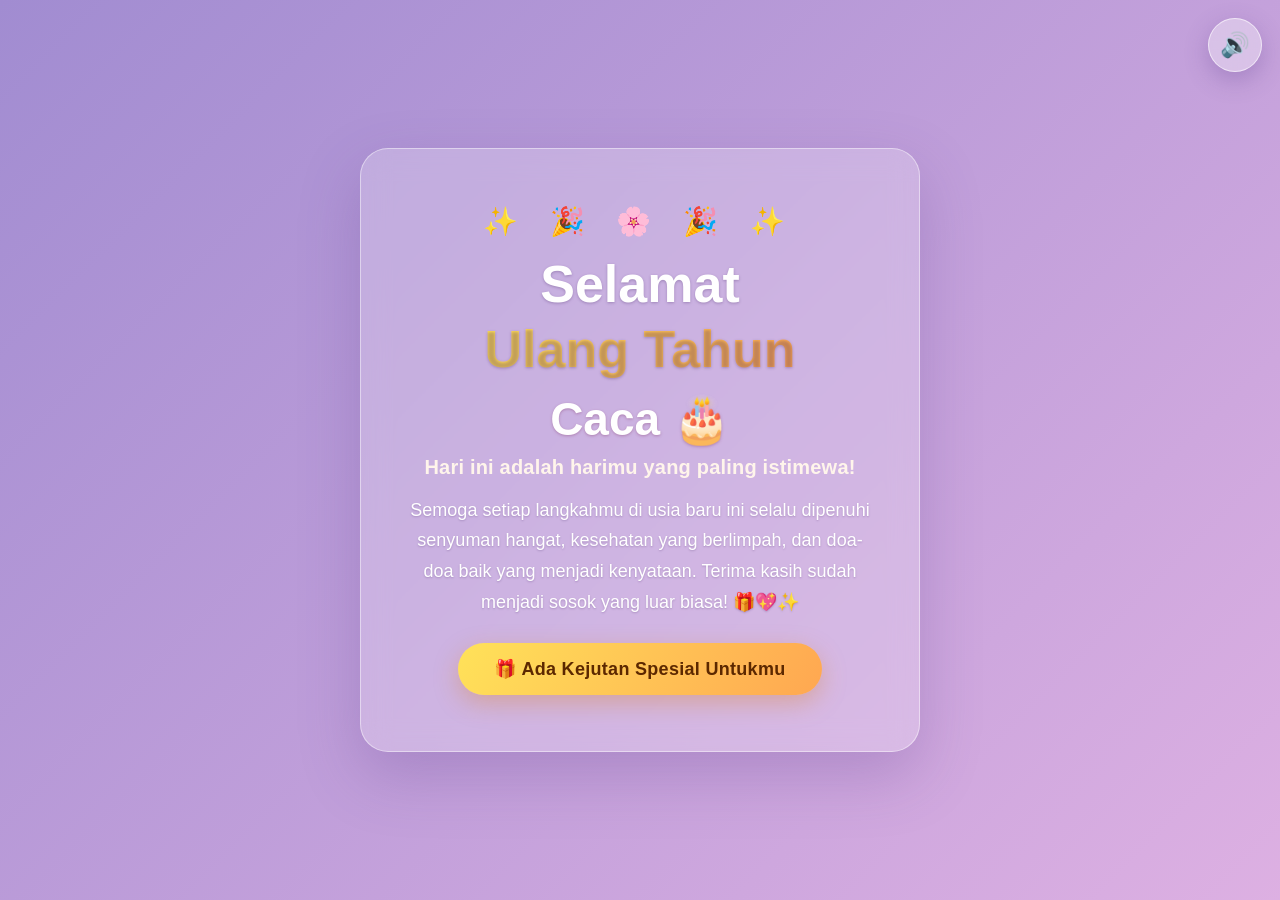
<file: index.html>
<!DOCTYPE html>
<html lang="id">
<head>
  <meta charset="UTF-8">
  <meta name="viewport" content="width=device-width, initial-scale=1.0">
  <title>Selamat Ulang Tahun, Caca! 🎂</title>
  <link rel="icon" href="data:image/svg+xml,%3Csvg xmlns='http://www.w3.org/2000/svg' viewBox='0 0 100 100'%3E%3Ctext y='.9em' font-size='90'%3E%F0%9F%8E%82%3C/text%3E%3C/svg%3E">
  <link rel="stylesheet" href="css/style.css">
</head>
<body>
  <canvas id="confetti"></canvas>

  <div class="balloons" aria-hidden="true">
    <span class="balloon b1">🎈</span>
    <span class="balloon b2">🎈</span>
    <span class="balloon b3">🎈</span>
    <span class="balloon b4">🎈</span>
    <span class="balloon b5">🎈</span>
    <span class="balloon b6">🎈</span>
  </div>

  <main class="card">
    <p class="sparkles">✨ 🎉 🌸 🎉 ✨</p>
    <h1 class="title">Selamat <span class="highlight">Ulang Tahun</span></h1>
    <h2 class="name">Caca 🎂</h2>
    <p class="subtitle">Hari ini adalah harimu yang paling istimewa!</p>
    <p class="message">
      Semoga setiap langkahmu di usia baru ini selalu dipenuhi senyuman hangat,
      kesehatan yang berlimpah, dan doa-doa baik yang menjadi kenyataan.
      Terima kasih sudah menjadi sosok yang luar biasa! 🎁💖✨
    </p>
    <a class="surprise-btn" href="kejutan.html">🎁 Ada Kejutan Spesial Untukmu</a>
  </main>

  <button id="musicToggle" aria-label="Nyalakan/matikan musik" title="Musik">🔊</button>

  <script src="js/music.js"></script>
  <script src="js/confetti.js"></script>
</body>
</html>
</file>
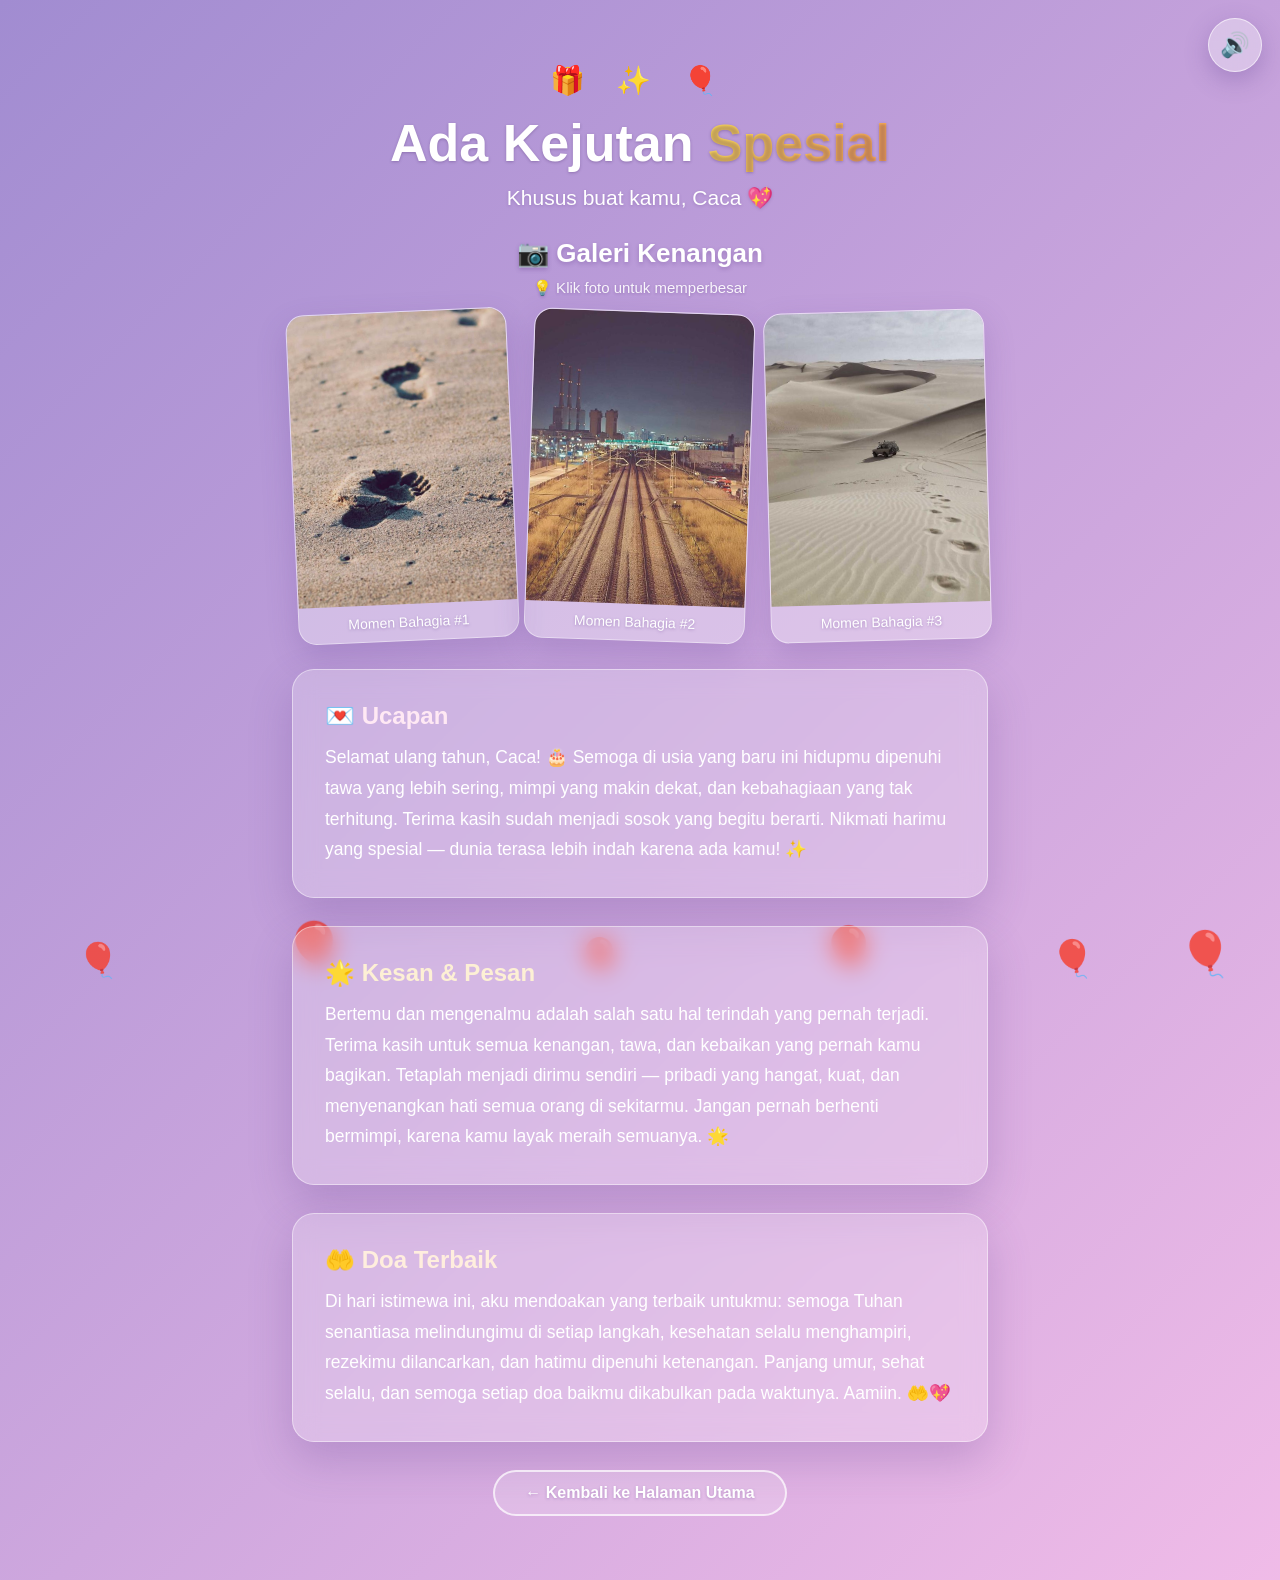
<file: kejutan.html>
<!DOCTYPE html>
<html lang="id">
<head>
  <meta charset="UTF-8">
  <meta name="viewport" content="width=device-width, initial-scale=1.0">
  <title>Kejutan Spesial untuk Caca 🎁</title>
  <link rel="icon" href="data:image/svg+xml,%3Csvg xmlns='http://www.w3.org/2000/svg' viewBox='0 0 100 100'%3E%3Ctext y='.9em' font-size='90'%3E%F0%9F%8E%82%3C/text%3E%3C/svg%3E">
  <link rel="stylesheet" href="css/style.css">
  <link rel="stylesheet" href="css/kejutan.css">
</head>
<body class="kejutan-page">
  <canvas id="confetti"></canvas>

  <div class="balloons" aria-hidden="true">
    <span class="balloon b1">🎈</span>
    <span class="balloon b2">🎈</span>
    <span class="balloon b3">🎈</span>
    <span class="balloon b4">🎈</span>
    <span class="balloon b5">🎈</span>
    <span class="balloon b6">🎈</span>
  </div>

  <main class="kejutan-wrap">
    <section class="hero">
      <p class="sparkles">🎁 ✨ 🎈</p>
      <h1 class="title">Ada Kejutan <span class="highlight">Spesial</span></h1>
      <p class="hero-sub">Khusus buat kamu, Caca 💖</p>
    </section>

    <section aria-label="Galeri foto kenangan">
      <h2 class="section-title">📷 Galeri Kenangan</h2>
      <p class="hint">💡 Klik foto untuk memperbesar</p>
      <div class="gallery">
        <figure class="photo-card reveal">
          <img src="assets/foto1.jpg" alt="Foto kenangan pertama"
               onerror="this.closest('.photo-card').classList.add('empty'); this.remove();">
          <figcaption>Momen Bahagia #1</figcaption>
        </figure>
        <figure class="photo-card reveal">
          <img src="assets/foto2.jpg" alt="Foto kenangan kedua"
               onerror="this.closest('.photo-card').classList.add('empty'); this.remove();">
          <figcaption>Momen Bahagia #2</figcaption>
        </figure>
        <figure class="photo-card reveal">
          <img src="assets/foto3.jpg" alt="Foto kenangan ketiga"
               onerror="this.closest('.photo-card').classList.add('empty'); this.remove();">
          <figcaption>Momen Bahagia #3</figcaption>
        </figure>
      </div>
    </section>

    <section class="note-card ucapan reveal" aria-label="Ucapan" title="Klik untuk kejutan hati">
      <h2>💌 Ucapan</h2>
      <p>
        Selamat ulang tahun, Caca! 🎂 Semoga di usia yang baru ini hidupmu
        dipenuhi tawa yang lebih sering, mimpi yang makin dekat, dan
        kebahagiaan yang tak terhitung. Terima kasih sudah menjadi sosok yang
        begitu berarti. Nikmati harimu yang spesial — dunia terasa lebih indah
        karena ada kamu! ✨
      </p>
    </section>

    <section class="note-card kesan reveal" aria-label="Kesan dan pesan" title="Klik untuk kejutan hati">
      <h2>🌟 Kesan &amp; Pesan</h2>
      <p>
        Bertemu dan mengenalmu adalah salah satu hal terindah yang pernah
        terjadi. Terima kasih untuk semua kenangan, tawa, dan kebaikan yang
        pernah kamu bagikan. Tetaplah menjadi dirimu sendiri — pribadi yang
        hangat, kuat, dan menyenangkan hati semua orang di sekitarmu. Jangan
        pernah berhenti bermimpi, karena kamu layak meraih semuanya. 🌟
      </p>
    </section>

    <section class="note-card doa reveal" aria-label="Doa terbaik" title="Klik untuk kejutan hati">
      <h2>🤲 Doa Terbaik</h2>
      <p>
        Di hari istimewa ini, aku mendoakan yang terbaik untukmu: semoga Tuhan
        senantiasa melindungimu di setiap langkah, kesehatan selalu
        menghampiri, rezekimu dilancarkan, dan hatimu dipenuhi ketenangan.
        Panjang umur, sehat selalu, dan semoga setiap doa baikmu dikabulkan
        pada waktunya. Aamiin. 🤲💖
      </p>
    </section>

    <a class="back-btn reveal" href="index.html">← Kembali ke Halaman Utama</a>
  </main>

  <button id="musicToggle" aria-label="Nyalakan/matikan musik" title="Musik">🔊</button>

  <script src="js/music.js"></script>
  <script src="js/confetti.js"></script>
  <script src="js/interaksi.js"></script>
</body>
</html>
</file>
<file: css/style.css>
* {
  margin: 0;
  padding: 0;
  box-sizing: border-box;
}

html,
body {
  height: 100%;
}

body {
  font-family: "Segoe UI", "Poppins", Arial, sans-serif;
  -webkit-font-smoothing: antialiased;
  -moz-osx-font-smoothing: grayscale;
  text-rendering: optimizeLegibility;
  background: linear-gradient(135deg, #a18cd1 0%, #fbc2eb 50%, #ffe0d1 100%);
  background-size: 300% 300%;
  animation: gradientShift 12s ease infinite;
  overflow-x: hidden;
  display: flex;
  align-items: center;
  justify-content: center;
  min-height: 100vh;
}

@keyframes gradientShift {
  0% { background-position: 0% 50%; }
  50% { background-position: 100% 50%; }
  100% { background-position: 0% 50%; }
}

#confetti {
  position: fixed;
  inset: 0;
  width: 100vw;
  height: 100vh;
  pointer-events: none;
  z-index: 5;
}

.balloons {
  position: fixed;
  inset: 0;
  pointer-events: none;
  z-index: 1;
}

.balloon {
  position: absolute;
  bottom: -80px;
  font-size: 42px;
  opacity: 0.85;
  animation: floatUp linear infinite;
}

@keyframes floatUp {
  0% {
    transform: translateY(0) rotate(-4deg);
    opacity: 0;
  }
  10% {
    opacity: 0.85;
  }
  90% {
    opacity: 0.85;
  }
  100% {
    transform: translateY(-115vh) rotate(4deg);
    opacity: 0;
  }
}

.b1 { left: 6%; font-size: 34px; animation-duration: 14s; animation-delay: 0s; }
.b2 { left: 22%; font-size: 52px; animation-duration: 18s; animation-delay: 3s; }
.b3 { left: 45%; font-size: 38px; animation-duration: 15s; animation-delay: 6s; }
.b4 { left: 64%; font-size: 48px; animation-duration: 20s; animation-delay: 1.5s; }
.b5 { left: 82%; font-size: 36px; animation-duration: 16s; animation-delay: 8s; }
.b6 { left: 92%; font-size: 44px; animation-duration: 19s; animation-delay: 4.5s; }

.card {
  position: relative;
  z-index: 10;
  text-align: center;
  max-width: 560px;
  width: min(92vw, 560px);
  padding: clamp(28px, 6vw, 56px) clamp(20px, 5vw, 48px);
  border-radius: 28px;
  background: rgba(255, 255, 255, 0.22);
  backdrop-filter: blur(14px);
  -webkit-backdrop-filter: blur(14px);
  border: 1px solid rgba(255, 255, 255, 0.45);
  box-shadow: 0 24px 60px rgba(90, 60, 140, 0.25);
  animation: cardIn 1s ease both;
}

@keyframes cardIn {
  from {
    opacity: 0;
    transform: translateY(40px) scale(0.96);
  }
  to {
    opacity: 1;
    transform: translateY(0) scale(1);
  }
}

.sparkles {
  font-size: clamp(20px, 4vw, 28px);
  letter-spacing: 12px;
  margin-bottom: 14px;
}

.title {
  font-size: clamp(30px, 7vw, 52px);
  color: #ffffff;
  font-weight: 800;
  text-shadow: 0 1px 3px rgba(60, 30, 90, 0.3);
  line-height: 1.25;
}

.highlight {
  display: inline-block;
  background: linear-gradient(120deg, #ffe259, #ffa751);
  -webkit-background-clip: text;
  background-clip: text;
  color: transparent;
  font-weight: 800;
}

.name {
  margin-top: 10px;
  font-size: clamp(28px, 6.5vw, 46px);
  color: #ffffff;
  font-weight: 700;
  text-shadow: 0 1px 3px rgba(120, 40, 90, 0.35);
}

.subtitle {
  margin-top: 10px;
  font-size: clamp(15px, 2.8vw, 20px);
  font-weight: 600;
  color: #fff5eb;
  letter-spacing: 0.2px;
}

.message {
  margin-top: 16px;
  font-size: clamp(15px, 2.5vw, 18px);
  line-height: 1.7;
  color: #ffffff;
  text-shadow: 0 1px 2px rgba(60, 30, 90, 0.25);
}

.surprise-btn {
  display: inline-block;
  margin-top: 26px;
  padding: 15px 36px;
  border-radius: 999px;
  background: linear-gradient(120deg, #ffe259 0%, #ffa751 100%);
  color: #5c2800;
  font-size: clamp(15px, 2.6vw, 18px);
  font-weight: 800;
  text-decoration: none;
  letter-spacing: 0.3px;
  box-shadow: 0 8px 25px rgba(220, 130, 30, 0.35);
  transition: transform 0.2s ease, box-shadow 0.2s ease;
}

.surprise-btn:hover {
  transform: translateY(-3px) scale(1.05);
  box-shadow: 0 12px 32px rgba(220, 130, 30, 0.5);
}

#musicToggle {
  position: fixed;
  top: 18px;
  right: 18px;
  z-index: 20;
  width: 54px;
  height: 54px;
  border-radius: 50%;
  border: 1px solid rgba(255, 255, 255, 0.6);
  background: rgba(255, 255, 255, 0.35);
  backdrop-filter: blur(10px);
  -webkit-backdrop-filter: blur(10px);
  font-size: 24px;
  cursor: pointer;
  box-shadow: 0 8px 24px rgba(90, 60, 140, 0.3);
  transition: transform 0.2s ease, background 0.2s ease;
}

#musicToggle:hover {
  transform: scale(1.1);
  background: rgba(255, 255, 255, 0.55);
}
</file>
<file: css/kejutan.css>
.kejutan-page {
  display: block;
}

.kejutan-wrap {
  position: relative;
  z-index: 10;
  max-width: 760px;
  width: min(94vw, 760px);
  margin: 0 auto;
  padding: clamp(32px, 6vw, 64px) clamp(16px, 4vw, 32px) 64px;
  display: flex;
  flex-direction: column;
  gap: 28px;
}

.hero {
  text-align: center;
  animation: cardIn 1s ease both;
}

.hero-sub {
  margin-top: 10px;
  font-size: clamp(16px, 3vw, 21px);
  color: #ffffff;
  text-shadow: 0 1px 3px rgba(90, 50, 130, 0.25);
}

.section-title {
  text-align: center;
  font-size: clamp(20px, 4vw, 26px);
  color: #ffffff;
  text-shadow: 0 2px 4px rgba(90, 50, 130, 0.3);
  margin-bottom: 18px;
}

.gallery {
  display: grid;
  grid-template-columns: repeat(3, 1fr);
  gap: 16px;
}

.photo-card {
  background: rgba(255, 255, 255, 0.25);
  border: 1px solid rgba(255, 255, 255, 0.5);
  border-radius: 18px;
  overflow: hidden;
  box-shadow: 0 12px 30px rgba(90, 60, 140, 0.22);
  transition: transform 0.25s ease, box-shadow 0.25s ease;
}

.photo-card:hover {
  transform: translateY(-6px);
  box-shadow: 0 18px 38px rgba(90, 60, 140, 0.32);
}

.photo-card img {
  display: block;
  width: 100%;
  aspect-ratio: 3 / 4;
  object-fit: cover;
}

.photo-card.empty {
  aspect-ratio: 3 / 4;
  display: flex;
  align-items: center;
  justify-content: center;
}

.photo-card.empty::before {
  content: "📷";
  font-size: 56px;
  opacity: 0.8;
}

.photo-card figcaption {
  padding: 10px 8px;
  text-align: center;
  font-size: 14px;
  color: #ffffff;
  text-shadow: 0 1px 3px rgba(90, 50, 130, 0.35);
  background: rgba(255, 255, 255, 0.12);
}

.note-card {
  background: rgba(255, 255, 255, 0.22);
  backdrop-filter: blur(12px);
  -webkit-backdrop-filter: blur(12px);
  border: 1px solid rgba(255, 255, 255, 0.45);
  border-radius: 22px;
  padding: clamp(20px, 4vw, 32px);
  box-shadow: 0 18px 44px rgba(90, 60, 140, 0.24);
}

.note-card h2 {
  font-size: clamp(19px, 3.6vw, 24px);
  margin-bottom: 12px;
}

.note-card p {
  font-size: clamp(15px, 2.5vw, 17.5px);
  line-height: 1.75;
  color: #ffffff;
}

.note-card.ucapan h2 { color: #ffe9f4; }
.note-card.kesan h2 { color: #fdf0d5; }
.note-card.doa h2 { color: #ffeede; }

.back-btn {
  align-self: center;
  padding: 12px 30px;
  border-radius: 999px;
  border: 2px solid rgba(255, 255, 255, 0.7);
  background: rgba(255, 255, 255, 0.18);
  color: #ffffff;
  font-size: clamp(14px, 2.6vw, 16px);
  font-weight: 600;
  text-decoration: none;
  text-shadow: 0 1px 3px rgba(90, 50, 130, 0.3);
  transition: transform 0.2s ease, background 0.2s ease;
}

.back-btn:hover {
  transform: scale(1.05);
  background: rgba(255, 255, 255, 0.35);
}

@media (max-width: 640px) {
  .gallery {
    grid-template-columns: 1fr;
    max-width: 320px;
    margin: 0 auto;
  }
}

.hint {
  text-align: center;
  color: #ffffff;
  font-size: clamp(13px, 2.4vw, 15px);
  opacity: 0.9;
  text-shadow: 0 1px 3px rgba(90, 50, 130, 0.35);
  margin-top: -8px;
  margin-bottom: 14px;
}

.reveal {
  opacity: 0;
  transform: translateY(28px);
  transition: opacity 0.7s ease, transform 0.7s ease;
}

.reveal.visible {
  opacity: 1;
  transform: translateY(0);
}

.note-card.reveal {
  cursor: pointer;
  transition: opacity 0.7s ease, transform 0.7s ease, box-shadow 0.25s ease, border-color 0.25s ease;
}

.note-card.reveal:hover {
  transform: translateY(-4px);
  box-shadow: 0 24px 52px rgba(90, 60, 140, 0.34);
  border-color: rgba(255, 255, 255, 0.75);
}

.gallery .photo-card:nth-child(1) { --tilt: -2.5deg; }
.gallery .photo-card:nth-child(2) { --tilt: 2deg; }
.gallery .photo-card:nth-child(3) { --tilt: -1.5deg; }

.photo-card.reveal,
.photo-card.empty {
  transform: translateY(28px) rotate(var(--tilt, 0deg));
}

.photo-card.reveal.visible {
  transform: translateY(0) rotate(var(--tilt, 0deg));
}

.photo-card.reveal.visible:hover {
  transform: translateY(-8px) rotate(0deg) scale(1.03);
}

@keyframes wiggle {
  0%, 100% { transform: rotate(var(--tilt, 0deg)); }
  25% { transform: rotate(calc(var(--tilt, 0deg) + 5deg)) scale(1.02); }
  75% { transform: rotate(calc(var(--tilt, 0deg) - 5deg)) scale(1.02); }
}

.photo-card.wiggle {
  animation: wiggle 0.45s ease;
}

.float-heart {
  position: fixed;
  z-index: 60;
  pointer-events: none;
  transform: translate(-50%, -50%);
  animation: heartUp 1.6s ease-out forwards;
}

@keyframes heartUp {
  from {
    transform: translate(-50%, -50%) scale(0.5);
    opacity: 1;
  }
  to {
    transform: translate(calc(-50% + var(--dx, 0px)), calc(-50% - 130px)) scale(1.2);
    opacity: 0;
  }
}

.lightbox {
  position: fixed;
  inset: 0;
  z-index: 100;
  display: flex;
  align-items: center;
  justify-content: center;
  background: rgba(35, 18, 55, 0.72);
  backdrop-filter: blur(16px) saturate(1.1);
  -webkit-backdrop-filter: blur(16px) saturate(1.1);
  opacity: 0;
  visibility: hidden;
  transition: opacity 0.3s ease, visibility 0.3s ease;
}

.lightbox.open {
  opacity: 1;
  visibility: visible;
}

.lightbox figure {
  margin: 0;
  text-align: center;
  transform: scale(0.88);
  transition: transform 0.3s ease;
}

.lightbox.open figure {
  transform: scale(1);
}

.lightbox img {
  display: block;
  max-width: min(86vw, 420px);
  max-height: 64vh;
  margin: 0 auto;
  border-radius: 18px;
  border: 4px solid rgba(255, 255, 255, 0.85);
  box-shadow: 0 24px 60px rgba(20, 10, 35, 0.5);
}

.lightbox figcaption {
  margin-top: 14px;
  color: #ffffff;
  font-size: clamp(15px, 2.6vw, 18px);
  text-shadow: 0 1px 4px rgba(20, 10, 35, 0.45);
}

@media (min-width: 1024px) {
  .lightbox img {
    max-width: min(42vw, 420px);
    max-height: 60vh;
    border-radius: 22px;
  }

  .lightbox figcaption {
    font-size: 19px;
    margin-top: 14px;
  }
}
</file>
